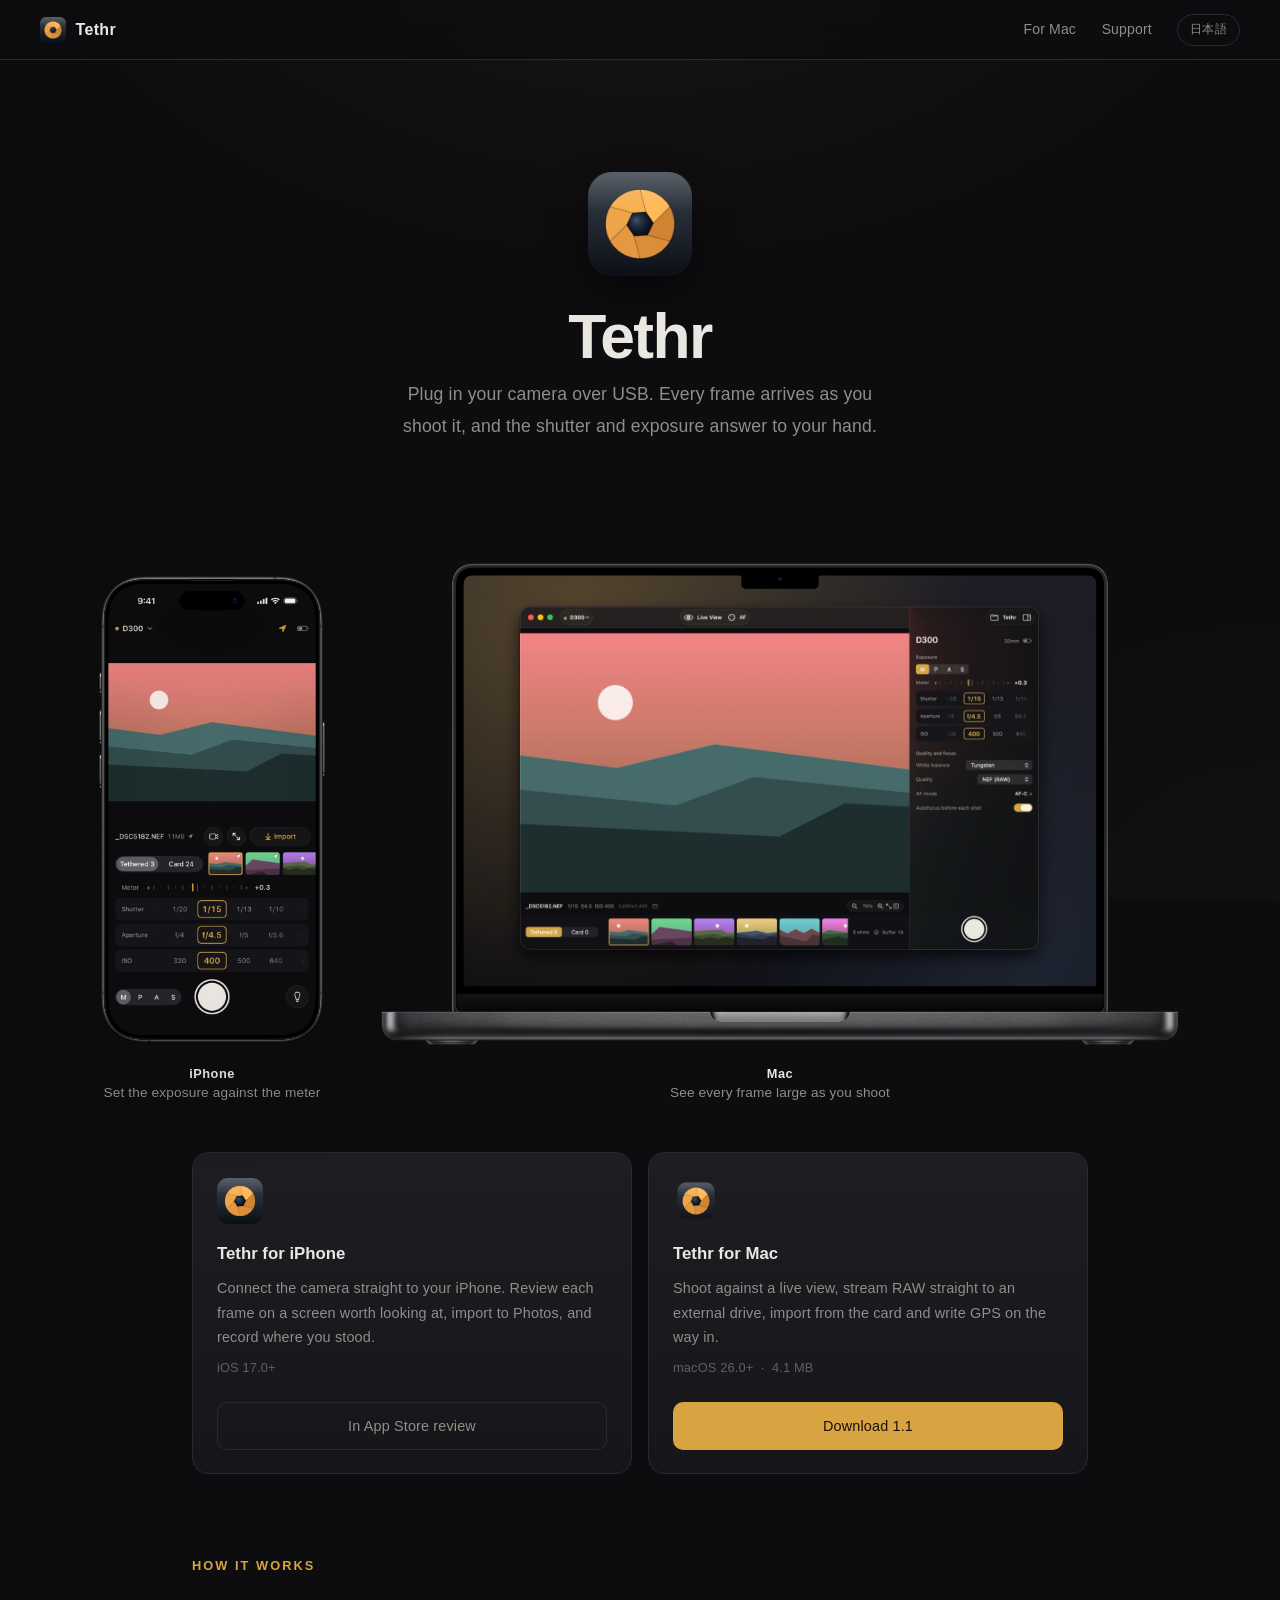
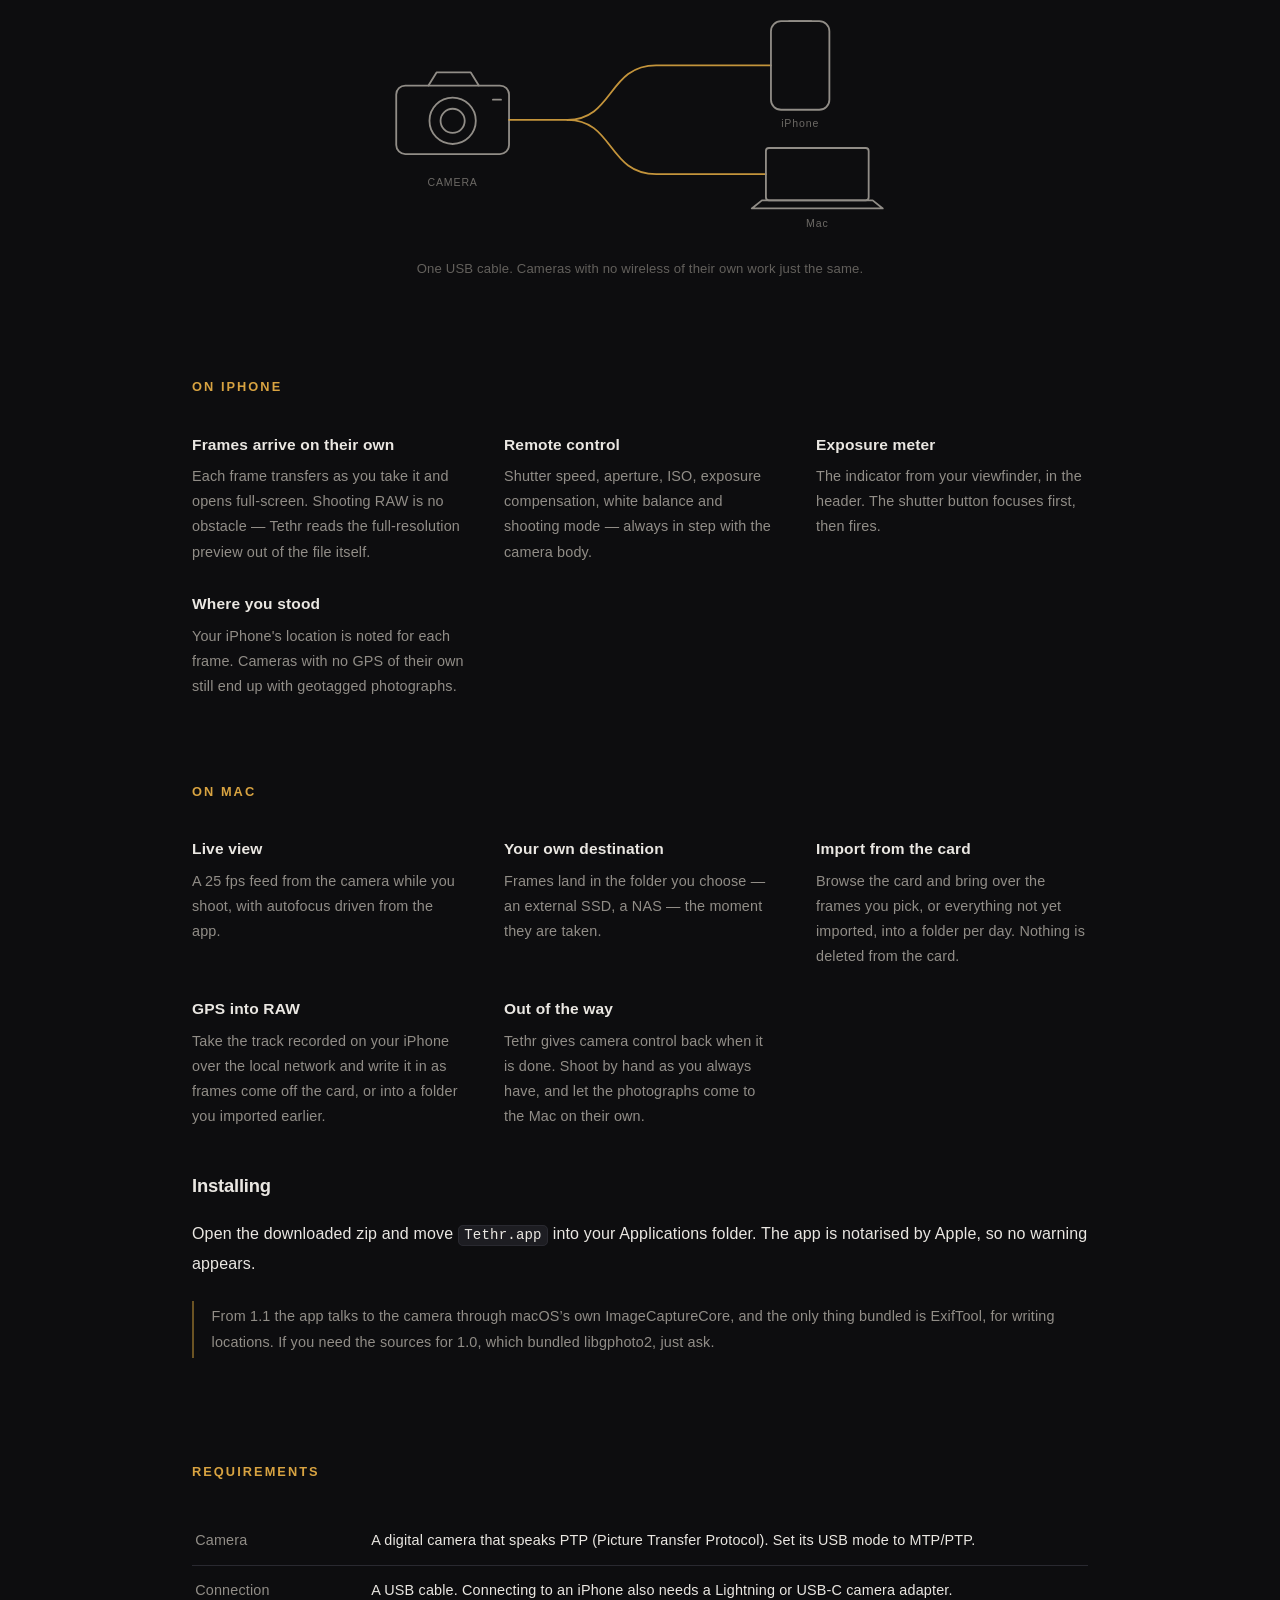
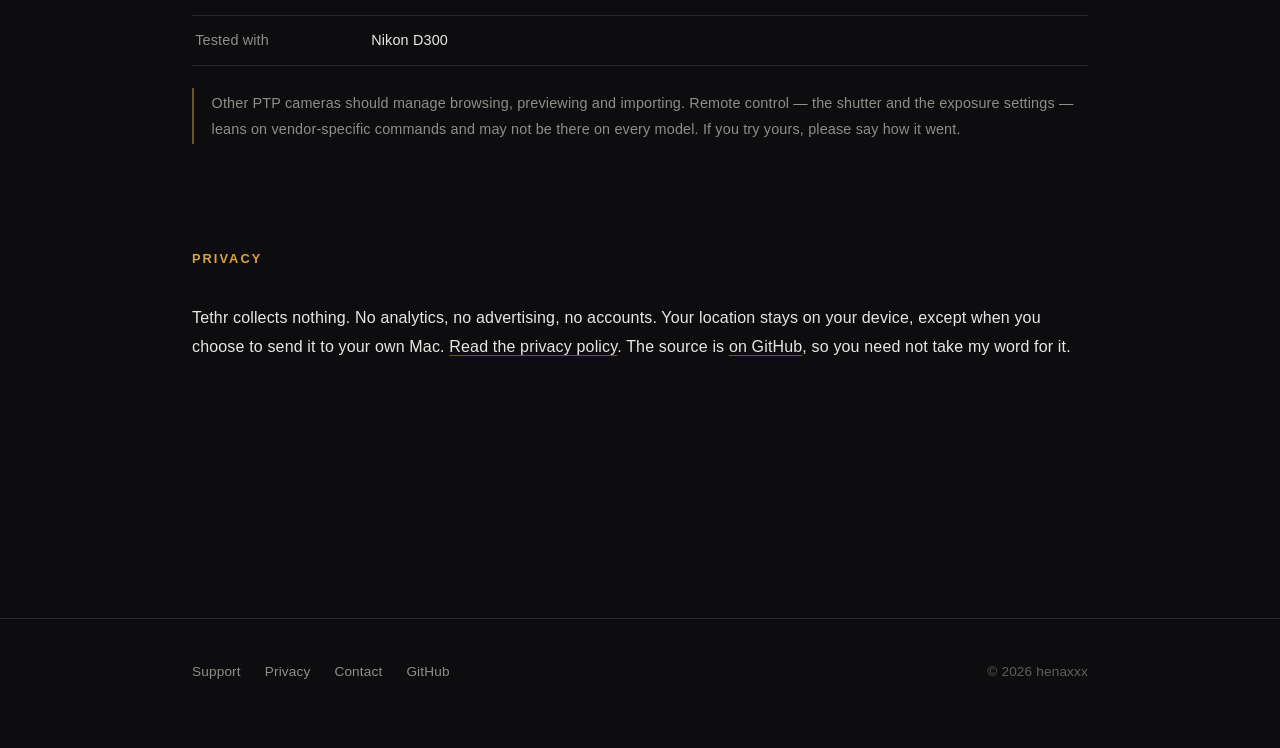
<file: ios/store/site/index.html>
<!doctype html>
<html lang="ja">
<head>
<meta charset="utf-8">
<meta name="viewport" content="width=device-width,initial-scale=1">
<title>Tethr — 一眼カメラと iPhone / Mac をつなぐ</title>
<meta name="description" content="一眼カメラを USB でつなぎ、撮ったカットをその場で確認し、シャッターと露出を手元から操る。iPhone と Mac のテザー撮影アプリ。">
<meta name="theme-color" content="#0d0d0f">
<link rel="icon" type="image/png" href="favicon.png">
<link rel="apple-touch-icon" href="apple-touch-icon.png">
<link rel="stylesheet" href="style.css">
</head>
<body>
<div class="wrap">

<header class="bar">
  <a class="home" href="index.html"><img src="icon.png" alt=""><span class="name">Tethr</span></a>
  <nav>
    <a href="#mac"><span class="ja">Mac 版</span><span class="en">For Mac</span></a>
    <a href="support.html"><span class="ja">サポート</span><span class="en">Support</span></a>
    <button class="langtoggle" id="lang" type="button"></button>
  </nav>
</header>

<main>
<div class="page">

  <div class="hero">
    <img class="mark" src="icon.png" width="104" height="104" alt="Tethr">
    <h1>Tethr</h1>
    <p class="tag">
      <span class="ja">一眼カメラを USB でつなぐ。撮ったカットがその場で届き、シャッターも露出も手元から。</span>
      <span class="en">Plug in your camera over USB. Every frame arrives as you shoot it, and the shutter and exposure answer to your hand.</span>
    </p>
  </div>

  <!-- アプリの画面。どちらもデモ（起動引数 -demo）で、カメラ無しで撮ったもの。iPhone と MacBook Pro の枠は Apple Design Resources の素材 -->
  <div class="screens">
    <figure class="phone">
      <div class="device">
        <img class="screen ja" src="screens/iphone-ja.jpg" width="599" height="1304" alt="iPhone 版の撮影画面">
        <img class="screen en" src="screens/iphone-en.jpg" width="599" height="1304" alt="The shooting screen on iPhone" loading="lazy">
        <img class="frame" src="screens/iphone-frame.png" width="900" height="1840" alt="">
      </div>
      <figcaption><strong>iPhone</strong><span class="ja">露出計を見ながら、手元で設定</span><span class="en">Set the exposure against the meter</span></figcaption>
    </figure>
    <figure class="mac">
      <div class="device">
        <img class="screen ja" src="screens/mac-ja.jpg" width="1400" height="909" alt="Mac 版の撮影ウインドウ">
        <img class="screen en" src="screens/mac-en.jpg" width="1400" height="909" alt="The shooting window on Mac" loading="lazy">
        <img class="frame" src="screens/macbook-frame.png" width="1600" height="1053" alt="">
      </div>
      <figcaption><strong>Mac</strong><span class="ja">撮ったカットを大きく確かめながら撮る</span><span class="en">See every frame large as you shoot</span></figcaption>
    </figure>
  </div>

  <div class="platforms">
    <div class="card">
      <img src="icon.png" alt="">
      <h3>Tethr for iPhone</h3>
      <p>
        <span class="ja">カメラを iPhone に直結。撮ったカットを大きな画面で確認し、そのまま写真アプリへ。位置情報も記録できます。</span>
        <span class="en">Connect the camera straight to your iPhone. Review each frame on a screen worth looking at, import to Photos, and record where you stood.</span>
      </p>
      <p class="req">iOS 17.0+</p>
      <span class="btn ghost"><span class="ja">App Store 審査中</span><span class="en">In App Store review</span></span>
    </div>

    <div class="card">
      <img src="icon-mac.png" alt="">
      <h3>Tethr for Mac</h3>
      <p>
        <span class="ja">ライブビューを見ながら撮り、RAW を外付けドライブへ直接流し込む。カードからの取り込みと GPS の書き込みまで。</span>
        <span class="en">Shoot against a live view, stream RAW straight to an external drive, import from the card and write GPS on the way in.</span>
      </p>
      <p class="req">macOS 26.0+ &nbsp;·&nbsp; 4.1 MB</p>
      <a class="btn" href="Tethr-mac-1.1.zip" download>
        <span class="ja">ダウンロード 1.1</span><span class="en">Download 1.1</span>
      </a>
    </div>
  </div>

  <section>
    <h2 class="sec"><span class="ja">つなぎかた</span><span class="en">How it works</span></h2>
    <svg class="diagram" viewBox="0 0 540 232" fill="none" xmlns="http://www.w3.org/2000/svg" role="img" aria-label="camera connected by USB to an iPhone and a Mac">
      <g stroke="currentColor" stroke-width="1.8" stroke-linecap="round" stroke-linejoin="round">
        <!-- カメラ -->
        <rect x="28" y="76" width="112" height="68" rx="9"/>
        <path d="M60 76l8-13h34l8 13"/>
        <circle cx="84" cy="111" r="23"/>
        <circle cx="84" cy="111" r="12"/>
        <path d="M124 90h8"/>
        <!-- ケーブル -->
        <g stroke="#d8a341" opacity=".9">
          <path d="M140 110h58"/>
          <path d="M198 110c46 0 40-54 88-54h114"/>
          <path d="M198 110c46 0 40 54 88 54h109"/>
        </g>
        <!-- iPhone -->
        <rect x="400" y="12" width="58" height="88" rx="10"/>
        <path d="M418 12h22"/>
        <!-- Mac -->
        <rect x="395" y="138" width="102" height="52" rx="3"/>
        <path d="M381 198h130l-10-8H391l-10 8Z"/>
      </g>
      <g fill="currentColor" font-size="10.5" font-family="-apple-system, sans-serif" letter-spacing=".08em" opacity=".72">
        <text x="84" y="176" text-anchor="middle">CAMERA</text>
        <text x="429" y="117" text-anchor="middle">iPhone</text>
        <text x="446" y="216" text-anchor="middle">Mac</text>
      </g>
    </svg>
    <p class="caption">
      <span class="ja">USB ケーブル1本。無線機能を持たないカメラでも動きます。</span>
      <span class="en">One USB cable. Cameras with no wireless of their own work just the same.</span>
    </p>
  </section>

  <section>
    <h2 class="sec"><span class="ja">iPhone 版</span><span class="en">On iPhone</span></h2>
    <div class="feat">
      <div>
        <h4><span class="ja">撮ったカットが自動で届く</span><span class="en">Frames arrive on their own</span></h4>
        <p><span class="ja">シャッターを切るとすぐに転送され、全画面で開きます。RAW で撮っていても、ファイル内の高解像度プレビューを直接読み出すので鮮明です。</span>
           <span class="en">Each frame transfers as you take it and opens full-screen. Shooting RAW is no obstacle — Tethr reads the full-resolution preview out of the file itself.</span></p>
      </div>
      <div>
        <h4><span class="ja">手元からのリモート撮影</span><span class="en">Remote control</span></h4>
        <p><span class="ja">シャッタースピード、絞り、ISO、露出補正、ホワイトバランス、撮影モード。カメラ本体の設定と常に同期します。</span>
           <span class="en">Shutter speed, aperture, ISO, exposure compensation, white balance and shooting mode — always in step with the camera body.</span></p>
      </div>
      <div>
        <h4><span class="ja">露出計</span><span class="en">Exposure meter</span></h4>
        <p><span class="ja">ファインダー内と同じインジケータを画面上部に。シャッターボタンはオートフォーカスを済ませてからレリーズします。</span>
           <span class="en">The indicator from your viewfinder, in the header. The shutter button focuses first, then fires.</span></p>
      </div>
      <div>
        <h4><span class="ja">撮影地点の記録</span><span class="en">Where you stood</span></h4>
        <p><span class="ja">iPhone の位置情報を使い、カットごとの撮影地点を控えます。GPS を持たない古いカメラでも、ジオタグ付きの写真が残ります。</span>
           <span class="en">Your iPhone's location is noted for each frame. Cameras with no GPS of their own still end up with geotagged photographs.</span></p>
      </div>
    </div>
  </section>

  <section id="mac">
    <h2 class="sec"><span class="ja">Mac 版</span><span class="en">On Mac</span></h2>
    <div class="feat">
      <div>
        <h4><span class="ja">ライブビュー</span><span class="en">Live view</span></h4>
        <p><span class="ja">カメラの映像を 25fps で受け取りながら撮影できます。オートフォーカスもアプリから。</span>
           <span class="en">A 25 fps feed from the camera while you shoot, with autofocus driven from the app.</span></p>
      </div>
      <div>
        <h4><span class="ja">保存先を選べる</span><span class="en">Your own destination</span></h4>
        <p><span class="ja">撮ったそばから、外付け SSD でも NAS でも、指定したフォルダへ直接流し込みます。</span>
           <span class="en">Frames land in the folder you choose — an external SSD, a NAS — the moment they are taken.</span></p>
      </div>
      <div>
        <h4><span class="ja">カードから取り込む</span><span class="en">Import from the card</span></h4>
        <p><span class="ja">カードの中身を一覧で見て、選んだカットや、まだ取り込んでいないカットを撮影日ごとのフォルダへ。カードからは消しません。</span>
           <span class="en">Browse the card and bring over the frames you pick, or everything not yet imported, into a folder per day. Nothing is deleted from the card.</span></p>
      </div>
      <div>
        <h4><span class="ja">RAW への GPS 書き込み</span><span class="en">GPS into RAW</span></h4>
        <p><span class="ja">iPhone 版で記録した軌跡を同じネットワーク越しに受け取り、カードから取り込むときに書き込みます。取り込み済みのフォルダへまとめて書き込むこともできます。</span>
           <span class="en">Take the track recorded on your iPhone over the local network and write it in as frames come off the card, or into a folder you imported earlier.</span></p>
      </div>
      <div>
        <h4><span class="ja">本体操作を邪魔しない</span><span class="en">Out of the way</span></h4>
        <p><span class="ja">カメラの制御を握りっぱなしにしません。いつもどおり手持ちで撮り、写真だけが Mac に届くモードで使えます。</span>
           <span class="en">Tethr gives camera control back when it is done. Shoot by hand as you always have, and let the photographs come to the Mac on their own.</span></p>
      </div>
    </div>

    <h3 class="sub"><span class="ja">インストール</span><span class="en">Installing</span></h3>
    <p class="ja">ダウンロードした zip を開き、出てきた <code>Tethr.app</code> をアプリケーションフォルダへ移動してください。Apple の公証を受けているので、警告は出ません。</p>
    <p class="en">Open the downloaded zip and move <code>Tethr.app</code> into your Applications folder. The app is notarised by Apple, so no warning appears.</p>
    <div class="note">
      <span class="ja">1.1 から、カメラとのやり取りは macOS 標準の ImageCaptureCore で行います。同梱しているのは位置の書き込みに使う ExifTool だけです。libgphoto2 を同梱していた 1.0 のソースが必要な方はご連絡ください。</span>
      <span class="en">From 1.1 the app talks to the camera through macOS’s own ImageCaptureCore, and the only thing bundled is ExifTool, for writing locations. If you need the sources for 1.0, which bundled libgphoto2, just ask.</span>
    </div>
  </section>

  <section>
    <h2 class="sec"><span class="ja">必要なもの</span><span class="en">Requirements</span></h2>
    <table class="spec">
      <tr>
        <th><span class="ja">カメラ</span><span class="en">Camera</span></th>
        <td><span class="ja">PTP（Picture Transfer Protocol）に対応したデジタルカメラ。USB 設定は MTP/PTP にしてください。</span>
            <span class="en">A digital camera that speaks PTP (Picture Transfer Protocol). Set its USB mode to MTP/PTP.</span></td>
      </tr>
      <tr>
        <th><span class="ja">接続</span><span class="en">Connection</span></th>
        <td><span class="ja">USB ケーブル。iPhone につなぐ場合は Lightning / USB-C のカメラアダプタが必要です。</span>
            <span class="en">A USB cable. Connecting to an iPhone also needs a Lightning or USB-C camera adapter.</span></td>
      </tr>
      <tr>
        <th><span class="ja">動作確認</span><span class="en">Tested with</span></th>
        <td><span class="ja">Nikon D300</span><span class="en">Nikon D300</span></td>
      </tr>
    </table>
    <div class="note">
      <span class="ja">ほかの PTP 対応カメラでも、一覧・プレビュー・取り込みは動く見込みです。シャッターや露出設定のリモート操作はメーカー独自のコマンドを使うため、機種によっては利用できません。お持ちの機種での結果を教えていただけると助かります。</span>
      <span class="en">Other PTP cameras should manage browsing, previewing and importing. Remote control — the shutter and the exposure settings — leans on vendor-specific commands and may not be there on every model. If you try yours, please say how it went.</span>
    </div>
  </section>

  <section>
    <h2 class="sec"><span class="ja">プライバシー</span><span class="en">Privacy</span></h2>
    <p class="ja">データを収集しません。解析も広告もアカウントもありません。位置情報は端末内にとどまり、ご自身の Mac へ送る場合を除いて外へ出ることはありません。<a href="privacy.html">プライバシーポリシー</a>。ソースは <a href="https://github.com/henaxxx/tethr">GitHub</a> で公開しているので、この主張はご自身で確かめられます。</p>
    <p class="en">Tethr collects nothing. No analytics, no advertising, no accounts. Your location stays on your device, except when you choose to send it to your own Mac. <a href="privacy.html">Read the privacy policy</a>. The source is <a href="https://github.com/henaxxx/tethr">on GitHub</a>, so you need not take my word for it.</p>
  </section>

</div>
</main>

<footer class="site">
  <div class="inner">
    <a href="support.html"><span class="ja">サポート</span><span class="en">Support</span></a>
    <a href="privacy.html"><span class="ja">プライバシー</span><span class="en">Privacy</span></a>
    <a href="mailto:hina0902suzuki@icloud.com"><span class="ja">お問い合わせ</span><span class="en">Contact</span></a>
    <a href="https://github.com/henaxxx/tethr">GitHub</a>
    <span class="copy">© 2026 henaxxx</span>
  </div>
</footer>

</div>
<script src="lang.js"></script>
</body>
</html>
</file>
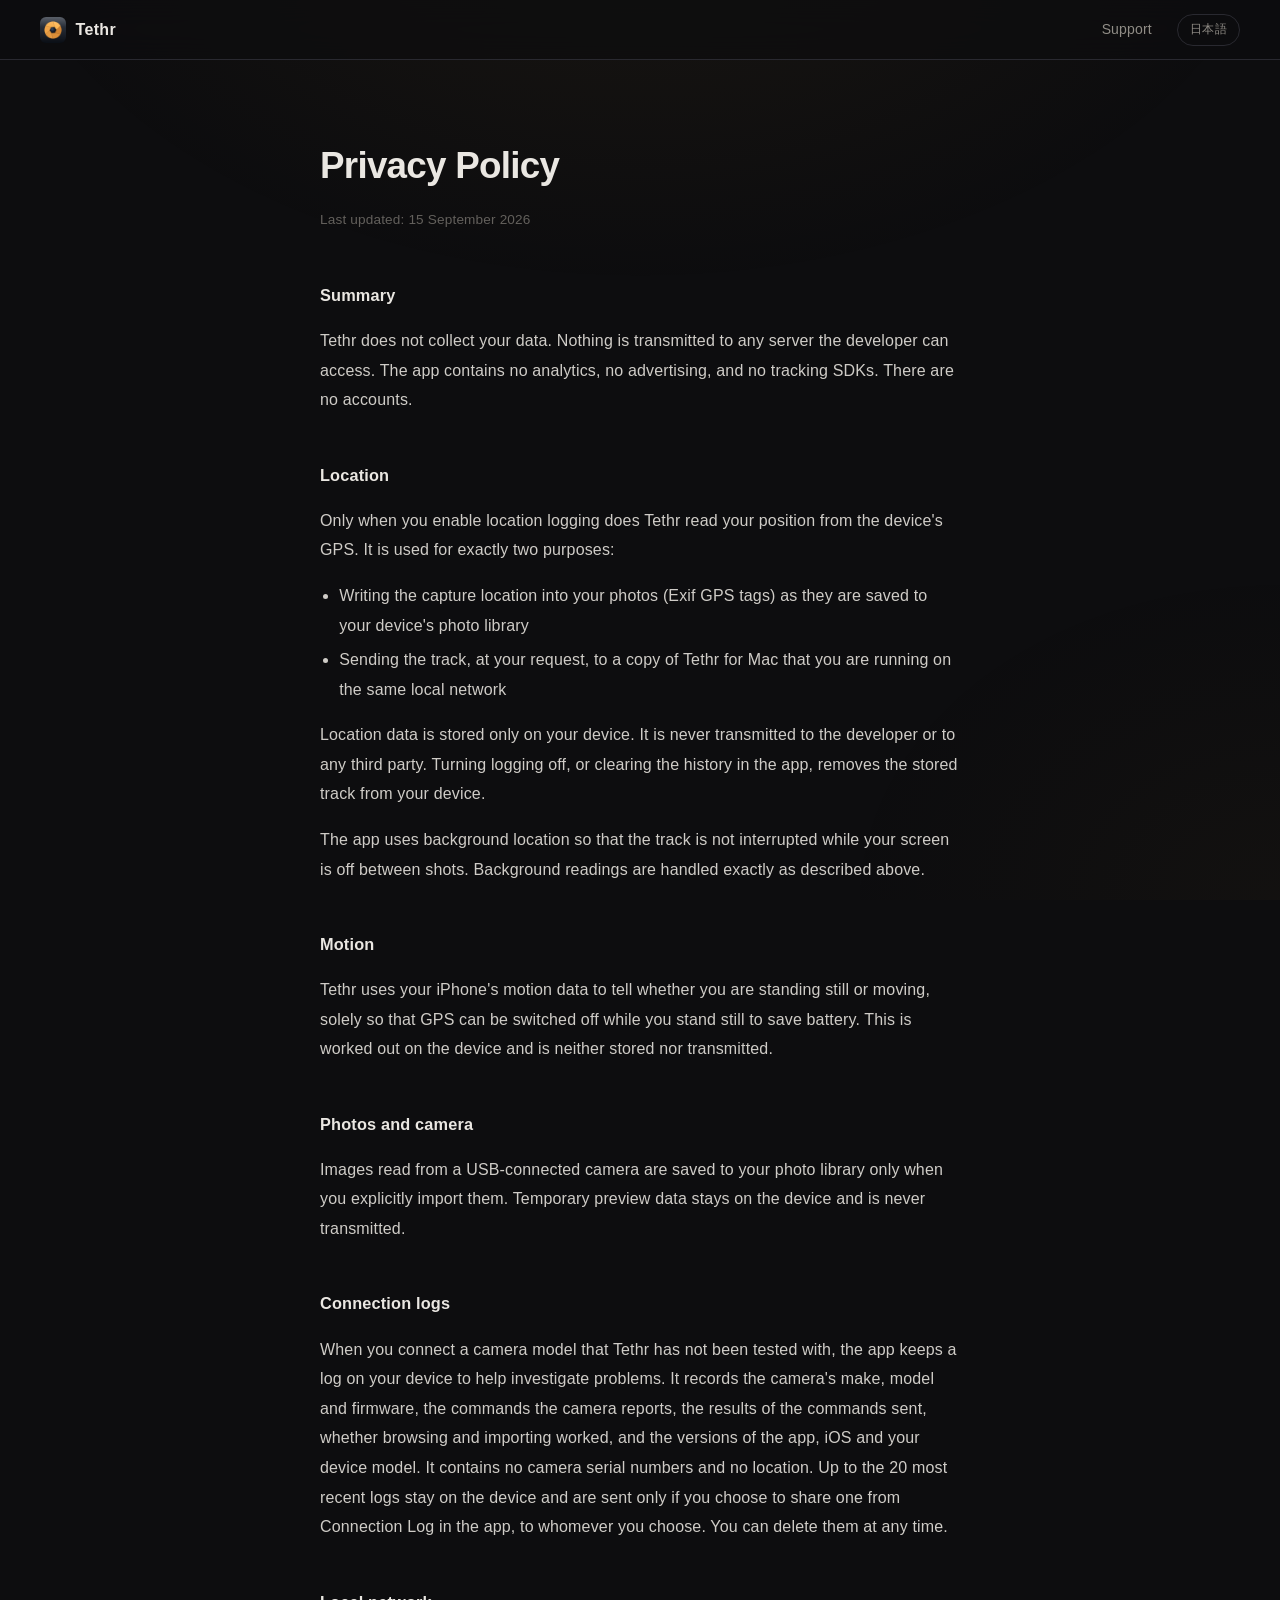
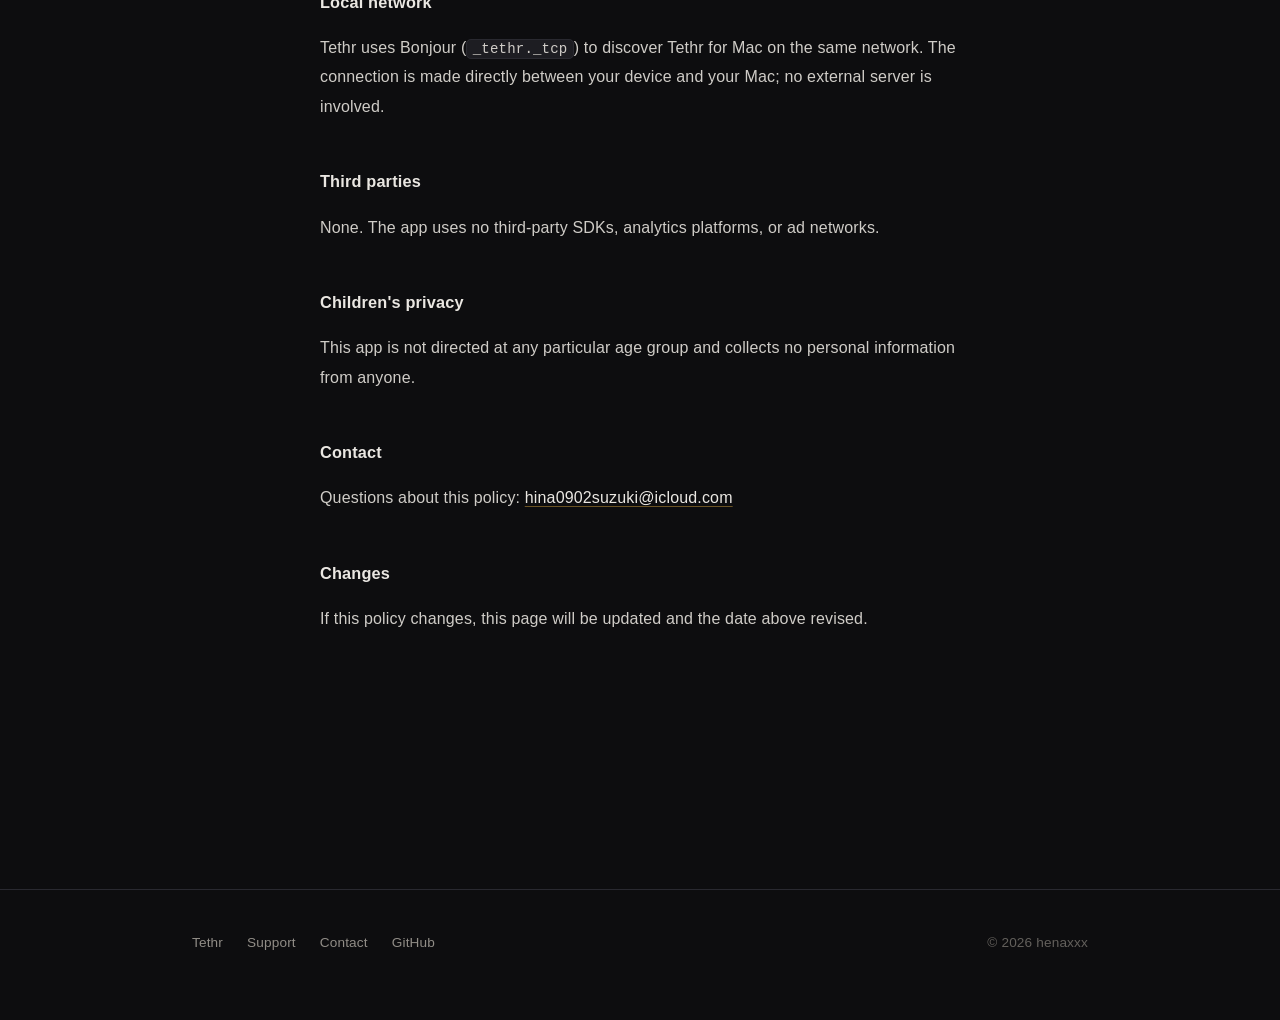
<file: ios/store/site/privacy.html>
<!doctype html>
<html lang="ja">
<head>
<meta charset="utf-8">
<meta name="viewport" content="width=device-width,initial-scale=1">
<title>Tethr — プライバシーポリシー</title>
<meta name="theme-color" content="#0d0d0f">
<link rel="icon" type="image/png" href="favicon.png">
<link rel="apple-touch-icon" href="apple-touch-icon.png">
<link rel="stylesheet" href="style.css">
</head>
<body>
<div class="wrap">

<header class="bar">
  <a class="home" href="index.html"><img src="icon.png" alt=""><span class="name">Tethr</span></a>
  <nav>
    <a href="support.html"><span class="ja">サポート</span><span class="en">Support</span></a>
    <button class="langtoggle" id="lang" type="button"></button>
  </nav>
</header>

<main>
<div class="prose doc">

  <h1><span class="ja">プライバシーポリシー</span><span class="en">Privacy Policy</span></h1>
  <p class="updated"><span class="ja">最終更新: 2026年9月15日</span><span class="en">Last updated: 15 September 2026</span></p>

  <h2><span class="ja">要約</span><span class="en">Summary</span></h2>
  <p class="ja">Tethr は利用者のデータを収集しません。開発者が閲覧できるサーバーへ送信することもありません。解析ツール、広告、トラッキング SDK は一切組み込んでいません。アカウント登録もありません。</p>
  <p class="en">Tethr does not collect your data. Nothing is transmitted to any server the developer can access. The app contains no analytics, no advertising, and no tracking SDKs. There are no accounts.</p>

  <h2><span class="ja">位置情報</span><span class="en">Location</span></h2>
  <p class="ja">位置情報の記録を有効にした場合のみ、Tethr は端末の GPS から現在地を取得します。用途は次の2つだけです。</p>
  <p class="en">Only when you enable location logging does Tethr read your position from the device's GPS. It is used for exactly two purposes:</p>
  <ul class="ja">
    <li>撮影した写真に撮影地点を記録（Exif GPS タグ）して、端末の写真ライブラリへ保存する</li>
    <li>利用者自身が同じローカルネットワーク上で動かしている Mac 版 Tethr へ、利用者の操作にもとづいて軌跡を送信する</li>
  </ul>
  <ul class="en">
    <li>Writing the capture location into your photos (Exif GPS tags) as they are saved to your device's photo library</li>
    <li>Sending the track, at your request, to a copy of Tethr for Mac that you are running on the same local network</li>
  </ul>
  <p class="ja">取得した位置情報は端末内にのみ保存されます。開発者を含む第三者へ送信されることはありません。記録を無効にするか、アプリ内から履歴を削除すれば、保存された軌跡は端末から消去されます。</p>
  <p class="en">Location data is stored only on your device. It is never transmitted to the developer or to any third party. Turning logging off, or clearing the history in the app, removes the stored track from your device.</p>
  <p class="ja">本アプリはバックグラウンドでの位置情報取得を利用します。これは、撮影の合間に画面を消していても軌跡が途切れないようにするためです。扱いは上記と同一です。</p>
  <p class="en">The app uses background location so that the track is not interrupted while your screen is off between shots. Background readings are handled exactly as described above.</p>

  <h2><span class="ja">モーション</span><span class="en">Motion</span></h2>
  <p class="ja">Tethr は iPhone のモーション情報を使い、利用者が立ち止まっているか歩いているかを判定します。立ち止まっている間は GPS を止めて電池を節約するためだけに使います。判定は端末内で行い、記録も送信もしません。</p>
  <p class="en">Tethr uses your iPhone's motion data to tell whether you are standing still or moving, solely so that GPS can be switched off while you stand still to save battery. This is worked out on the device and is neither stored nor transmitted.</p>

  <h2><span class="ja">写真とカメラ</span><span class="en">Photos and camera</span></h2>
  <p class="ja">USB 接続したカメラから読み込んだ画像は、利用者が「取り込む」を実行したときにのみ、端末の写真ライブラリへ保存されます。プレビュー用の一時データは端末内に置かれ、外部へは送信されません。</p>
  <p class="en">Images read from a USB-connected camera are saved to your photo library only when you explicitly import them. Temporary preview data stays on the device and is never transmitted.</p>

  <h2><span class="ja">接続の記録</span><span class="en">Connection logs</span></h2>
  <p class="ja">動作を確かめていない機種のカメラをつないだとき、Tethr は不具合を調べるための記録を端末内に作ります。内容はカメラのメーカー・機種・ファームウェア、カメラが対応を名乗った命令、送った命令の結果、写真の一覧や取り込みの成否と、アプリ・iOS・端末の機種のバージョンです。カメラのシリアル番号と位置情報は含みません。記録は最新 20 件まで端末内に残り、アプリ内の「接続の記録」から利用者が共有を選んだときだけ、選んだ相手へ送られます。いつでも削除できます。</p>
  <p class="en">When you connect a camera model that Tethr has not been tested with, the app keeps a log on your device to help investigate problems. It records the camera's make, model and firmware, the commands the camera reports, the results of the commands sent, whether browsing and importing worked, and the versions of the app, iOS and your device model. It contains no camera serial numbers and no location. Up to the 20 most recent logs stay on the device and are sent only if you choose to share one from Connection Log in the app, to whomever you choose. You can delete them at any time.</p>

  <h2><span class="ja">ローカルネットワーク</span><span class="en">Local network</span></h2>
  <p class="ja">Tethr は Bonjour（<code>_tethr._tcp</code>）を用いて、同一ネットワーク上の Mac 版 Tethr を検出します。通信は利用者の端末と利用者の Mac のあいだで直接行われ、外部のサーバーを経由しません。</p>
  <p class="en">Tethr uses Bonjour (<code>_tethr._tcp</code>) to discover Tethr for Mac on the same network. The connection is made directly between your device and your Mac; no external server is involved.</p>

  <h2><span class="ja">第三者への提供</span><span class="en">Third parties</span></h2>
  <p class="ja">ありません。本アプリは第三者の SDK、解析基盤、広告ネットワークを利用していません。</p>
  <p class="en">None. The app uses no third-party SDKs, analytics platforms, or ad networks.</p>

  <h2><span class="ja">子どものプライバシー</span><span class="en">Children's privacy</span></h2>
  <p class="ja">本アプリは特定の年齢層を対象としておらず、いかなる利用者からも個人情報を収集しません。</p>
  <p class="en">This app is not directed at any particular age group and collects no personal information from anyone.</p>

  <h2><span class="ja">お問い合わせ</span><span class="en">Contact</span></h2>
  <p class="ja">本ポリシーに関するお問い合わせは <a href="mailto:hina0902suzuki@icloud.com">hina0902suzuki@icloud.com</a> までご連絡ください。</p>
  <p class="en">Questions about this policy: <a href="mailto:hina0902suzuki@icloud.com">hina0902suzuki@icloud.com</a></p>

  <h2><span class="ja">改定</span><span class="en">Changes</span></h2>
  <p class="ja">本ポリシーを改定した場合は、本ページを更新し、上部の最終更新日を変更します。</p>
  <p class="en">If this policy changes, this page will be updated and the date above revised.</p>

</div>
</main>

<footer class="site">
  <div class="inner">
    <a href="index.html">Tethr</a>
    <a href="support.html"><span class="ja">サポート</span><span class="en">Support</span></a>
    <a href="mailto:hina0902suzuki@icloud.com"><span class="ja">お問い合わせ</span><span class="en">Contact</span></a>
    <a href="https://github.com/henaxxx/tethr">GitHub</a>
    <span class="copy">© 2026 henaxxx</span>
  </div>
</footer>

</div>
<script src="lang.js"></script>
</body>
</html>
</file>
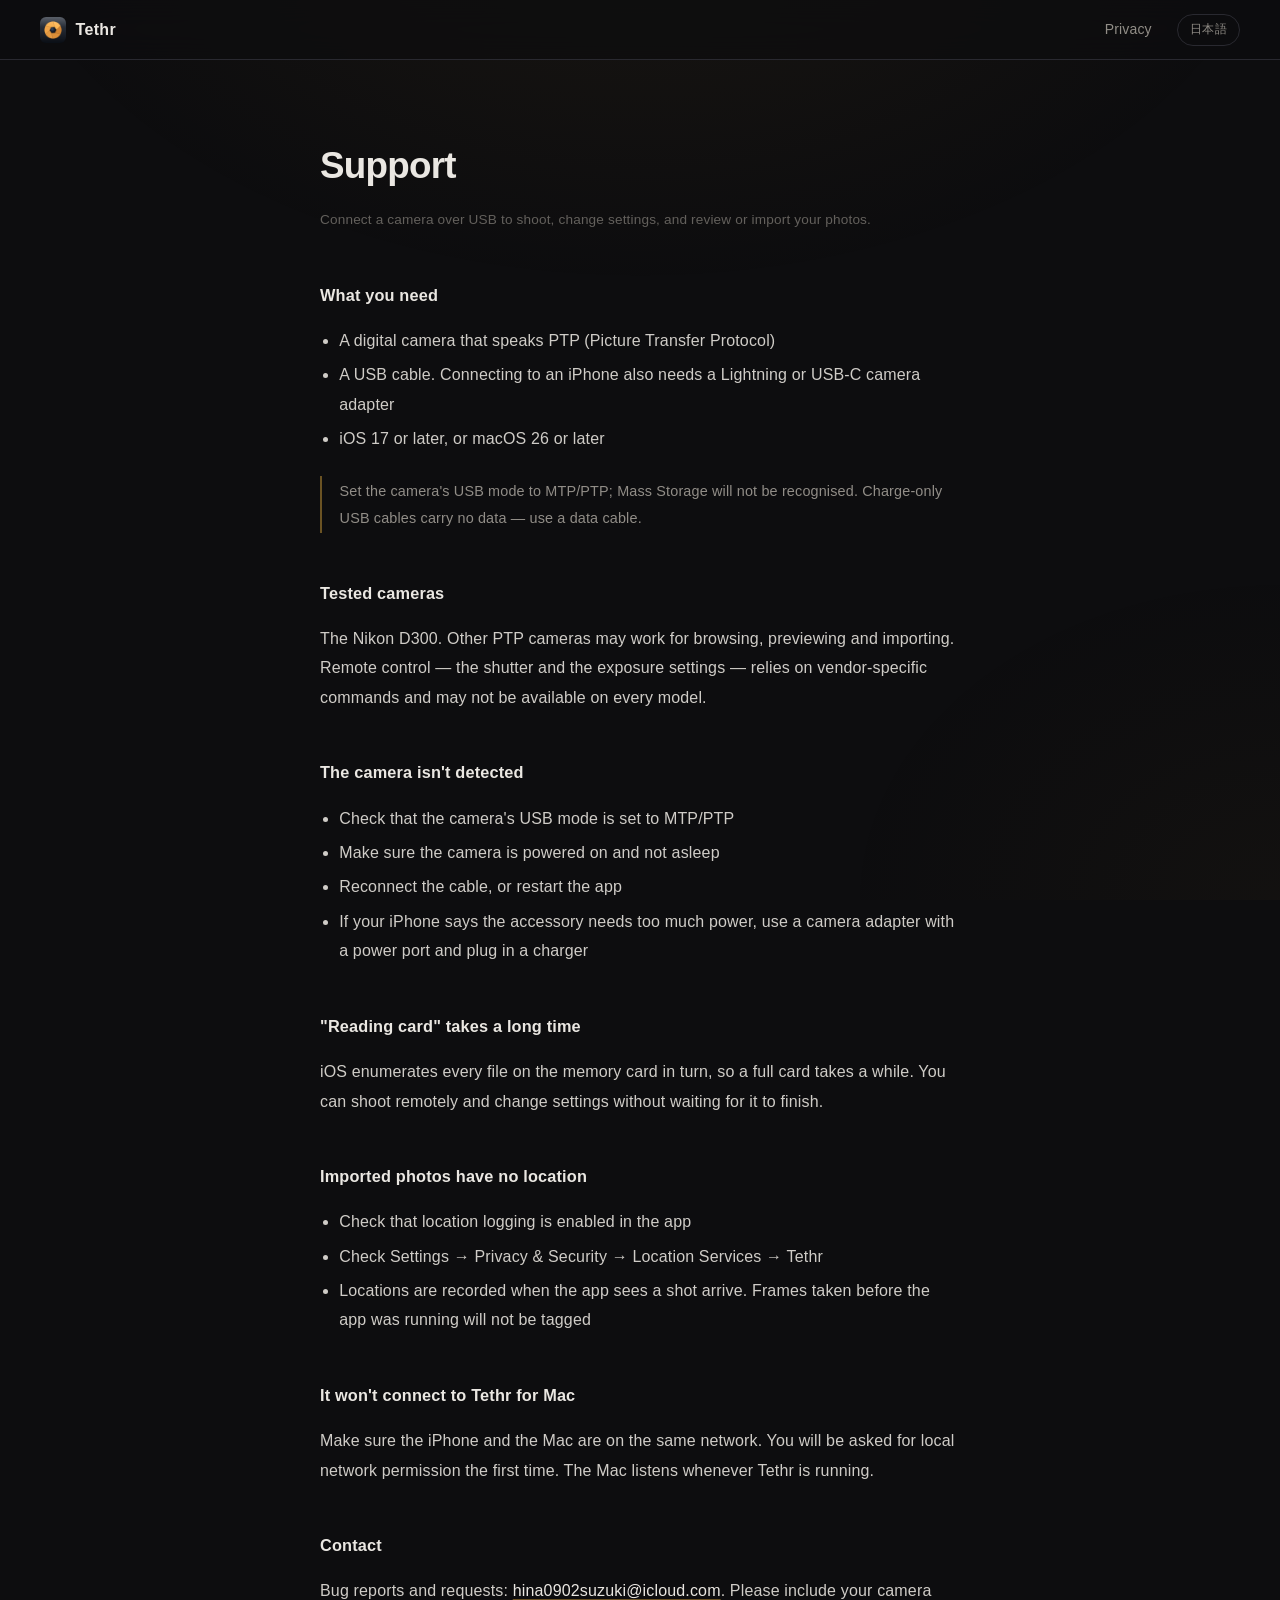
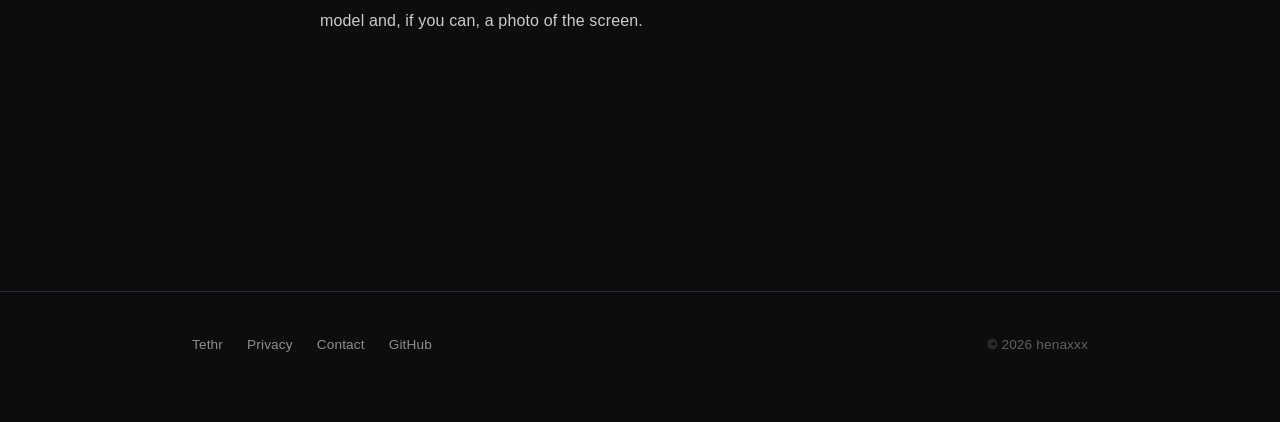
<file: ios/store/site/support.html>
<!doctype html>
<html lang="ja">
<head>
<meta charset="utf-8">
<meta name="viewport" content="width=device-width,initial-scale=1">
<title>Tethr — サポート</title>
<meta name="theme-color" content="#0d0d0f">
<link rel="icon" type="image/png" href="favicon.png">
<link rel="apple-touch-icon" href="apple-touch-icon.png">
<link rel="stylesheet" href="style.css">
</head>
<body>
<div class="wrap">

<header class="bar">
  <a class="home" href="index.html"><img src="icon.png" alt=""><span class="name">Tethr</span></a>
  <nav>
    <a href="privacy.html"><span class="ja">プライバシー</span><span class="en">Privacy</span></a>
    <button class="langtoggle" id="lang" type="button"></button>
  </nav>
</header>

<main>
<div class="prose doc">

  <h1><span class="ja">サポート</span><span class="en">Support</span></h1>
  <p class="updated">
    <span class="ja">カメラを USB でつなぎ、撮影・設定変更・確認と取り込みを行うアプリです。</span>
    <span class="en">Connect a camera over USB to shoot, change settings, and review or import your photos.</span>
  </p>

  <h2><span class="ja">必要なもの</span><span class="en">What you need</span></h2>
  <ul class="ja">
    <li>PTP（Picture Transfer Protocol）に対応したデジタルカメラ</li>
    <li>USB ケーブル。iPhone につなぐ場合は Lightning / USB-C のカメラアダプタが必要です</li>
    <li>iOS 17 以降、または macOS 26 以降</li>
  </ul>
  <ul class="en">
    <li>A digital camera that speaks PTP (Picture Transfer Protocol)</li>
    <li>A USB cable. Connecting to an iPhone also needs a Lightning or USB-C camera adapter</li>
    <li>iOS 17 or later, or macOS 26 or later</li>
  </ul>
  <div class="note">
    <span class="ja">カメラ側の USB 設定は「MTP/PTP」にしてください。「マスストレージ」では認識されません。充電専用の USB ケーブルではデータ通信ができないので、データ対応のものをお使いください。</span>
    <span class="en">Set the camera's USB mode to MTP/PTP; Mass Storage will not be recognised. Charge-only USB cables carry no data — use a data cable.</span>
  </div>

  <h2><span class="ja">動作を確認した機種</span><span class="en">Tested cameras</span></h2>
  <p class="ja">Nikon D300。ほかの PTP 対応カメラでも、写真の一覧・プレビュー・取り込みは動作する可能性があります。シャッターや露出設定のリモート操作はメーカー独自のコマンドを使うため、機種によっては利用できません。</p>
  <p class="en">The Nikon D300. Other PTP cameras may work for browsing, previewing and importing. Remote control — the shutter and the exposure settings — relies on vendor-specific commands and may not be available on every model.</p>

  <h2><span class="ja">カメラが認識されません</span><span class="en">The camera isn't detected</span></h2>
  <ul class="ja">
    <li>カメラの USB 設定が「MTP/PTP」になっているか確認してください</li>
    <li>カメラの電源が入っていて、スリープしていないか確認してください</li>
    <li>ケーブルを挿し直すか、アプリを再起動してください</li>
    <li>iPhone で「この機器は使用できません」と出る場合は、給電ポート付きのカメラアダプタを使い、充電器をつないでください</li>
  </ul>
  <ul class="en">
    <li>Check that the camera's USB mode is set to MTP/PTP</li>
    <li>Make sure the camera is powered on and not asleep</li>
    <li>Reconnect the cable, or restart the app</li>
    <li>If your iPhone says the accessory needs too much power, use a camera adapter with a power port and plug in a charger</li>
  </ul>

  <h2><span class="ja">「カード読み込み中」が長い</span><span class="en">"Reading card" takes a long time</span></h2>
  <p class="ja">メモリーカード内の全ファイルを iOS が順に読み取るため、枚数が多いと時間がかかります。読み込みの完了を待たずに、リモート撮影や設定変更は利用できます。</p>
  <p class="en">iOS enumerates every file on the memory card in turn, so a full card takes a while. You can shoot remotely and change settings without waiting for it to finish.</p>

  <h2><span class="ja">取り込んだ写真に位置情報が入りません</span><span class="en">Imported photos have no location</span></h2>
  <ul class="ja">
    <li>アプリ内で位置情報の記録が有効になっているか確認してください</li>
    <li>「設定 → プライバシーとセキュリティ → 位置情報サービス → Tethr」で許可されているか確認してください</li>
    <li>位置情報は、アプリがそのカットの到着を検知した時刻に基づいて付与されます。アプリを起動する前に撮影したカットには付きません</li>
  </ul>
  <ul class="en">
    <li>Check that location logging is enabled in the app</li>
    <li>Check Settings → Privacy &amp; Security → Location Services → Tethr</li>
    <li>Locations are recorded when the app sees a shot arrive. Frames taken before the app was running will not be tagged</li>
  </ul>

  <h2><span class="ja">Mac 版との連携ができません</span><span class="en">It won't connect to Tethr for Mac</span></h2>
  <p class="ja">iPhone と Mac が同じネットワークに接続されているか確認してください。初回はローカルネットワークへのアクセス許可を求められます。Mac 側は Tethr を起動している間、待ち受けます。</p>
  <p class="en">Make sure the iPhone and the Mac are on the same network. You will be asked for local network permission the first time. The Mac listens whenever Tethr is running.</p>

  <h2><span class="ja">お問い合わせ</span><span class="en">Contact</span></h2>
  <p class="ja">不具合の報告やご要望は <a href="mailto:hina0902suzuki@icloud.com">hina0902suzuki@icloud.com</a> まで。カメラの機種名と、可能であれば画面の写真を添えていただけると助かります。</p>
  <p class="en">Bug reports and requests: <a href="mailto:hina0902suzuki@icloud.com">hina0902suzuki@icloud.com</a>. Please include your camera model and, if you can, a photo of the screen.</p>

</div>
</main>

<footer class="site">
  <div class="inner">
    <a href="index.html">Tethr</a>
    <a href="privacy.html"><span class="ja">プライバシー</span><span class="en">Privacy</span></a>
    <a href="mailto:hina0902suzuki@icloud.com"><span class="ja">お問い合わせ</span><span class="en">Contact</span></a>
    <a href="https://github.com/henaxxx/tethr">GitHub</a>
    <span class="copy">© 2026 henaxxx</span>
  </div>
</footer>

</div>
<script src="lang.js"></script>
</body>
</html>
</file>
<file: ios/store/site/style.css>
/* Tethr — 共通スタイル
   暗い背景に、アイコンの絞り羽根から取った琥珀色。写真の道具らしい落ち着き。 */

:root {
  --bg:        #0d0d0f;
  --surface:   #16161a;
  --surface-2: #1d1d22;
  --line:      #292930;
  --text:      #eae7e2;
  --dim:       #918d87;
  --dimmer:    #63605c;
  --accent:    #d8a341;
  --accent-lo: #6b5323;

  --sans: -apple-system, BlinkMacSystemFont, "Helvetica Neue",
          "Hiragino Sans", "Hiragino Kaku Gothic ProN", "Yu Gothic", sans-serif;
  --mono: ui-monospace, SFMono-Regular, "SF Mono", Menlo, monospace;

  --page:  56rem;
  --prose: 40rem;
}

* { box-sizing: border-box; }

html { -webkit-text-size-adjust: 100%; }

body {
  margin: 0;
  background: var(--bg);
  color: var(--text);
  font: 400 16px/1.85 var(--sans);
  letter-spacing: .01em;
  -webkit-font-smoothing: antialiased;
}

/* 背景に、絞りの光のような淡いグラデーションを一枚 */
body::before {
  content: "";
  position: fixed;
  inset: 0;
  background:
    radial-gradient(60rem 40rem at 50% -10rem, rgba(216,163,65,.07), transparent 70%),
    radial-gradient(40rem 30rem at 100% 100%, rgba(216,163,65,.03), transparent 70%);
  pointer-events: none;
  z-index: 0;
}

.wrap { position: relative; z-index: 1; }

a { color: var(--text); text-decoration-color: var(--accent-lo); text-underline-offset: 3px; }
a:hover { text-decoration-color: var(--accent); }

/* ── ヘッダ ───────────────────────────── */
header.bar {
  position: sticky; top: 0; z-index: 10;
  display: flex; align-items: center; gap: 1rem;
  padding: .85rem clamp(1.25rem, 5vw, 2.5rem);
  background: rgba(13,13,15,.78);
  backdrop-filter: saturate(160%) blur(14px);
  -webkit-backdrop-filter: saturate(160%) blur(14px);
  border-bottom: 1px solid var(--line);
}
header.bar .home { display: flex; align-items: center; gap: .6rem; text-decoration: none; }
header.bar img { width: 26px; height: 26px; border-radius: 6px; display: block; }
header.bar .name { font-weight: 600; letter-spacing: .02em; }
header.bar nav { margin-left: auto; display: flex; align-items: center; gap: clamp(.9rem, 3vw, 1.6rem); }
header.bar nav a { font-size: .875rem; color: var(--dim); text-decoration: none; }
header.bar nav a:hover { color: var(--text); }

.langtoggle {
  font: inherit; font-size: .78rem; letter-spacing: .06em;
  background: transparent; color: var(--dim);
  border: 1px solid var(--line); border-radius: 100px;
  padding: .22rem .7rem; cursor: pointer;
}
.langtoggle:hover { color: var(--accent); border-color: var(--accent-lo); }

/* ── 版面 ─────────────────────────────── */
main { padding: 0 clamp(1.25rem, 5vw, 2.5rem) 8rem; }
.page  { max-width: var(--page);  margin: 0 auto; }
.prose { max-width: var(--prose); margin: 0 auto; }

/* ── ヒーロー ─────────────────────────── */
.hero { padding: clamp(3.5rem, 11vw, 7rem) 0 clamp(2.5rem, 7vw, 4.5rem); text-align: center; }
.hero img.mark {
  width: 104px; height: 104px; border-radius: 24px; display: block; margin: 0 auto 1.75rem;
  box-shadow: 0 1px 0 rgba(255,255,255,.07) inset, 0 18px 50px -14px rgba(0,0,0,.9);
}
.hero h1 {
  margin: 0 0 .5rem;
  font-size: clamp(2.6rem, 8vw, 3.9rem); font-weight: 600;
  letter-spacing: -.025em; line-height: 1.05;
}
.hero .tag { margin: 0 auto; max-width: 30rem; color: var(--dim); font-size: clamp(1rem, 2.6vw, 1.1rem); }

/* ── 画面の紹介 ───────────────────────── */
/* iPhone と Mac を 1 枚ずつ、下を揃えて並べる。iPhone の枠は CSS で描き、Mac はウインドウの撮影そのまま */
.screens {
  display: flex; justify-content: center; align-items: flex-end;
  gap: clamp(1.5rem, 4vw, 3rem);
  /* 本文の幅（56rem）より広げて、MacBook の画面が読める大きさにする。画面の端からはみ出さない範囲で */
  margin: 0 calc(50% - min(34rem, 50vw - clamp(1.25rem, 5vw, 2.5rem)));
}
.screens figure { margin: 0; }
.screens figcaption {
  margin-top: 1.1rem; text-align: center; color: var(--dim); font-size: .85rem; line-height: 1.5;
}
.screens figcaption strong { display: block; color: var(--text); font-weight: 600; font-size: .8rem; letter-spacing: .04em; }

.phone { flex: 0 0 22%; max-width: 14.5rem; }
/* 端末より説明のほうが長い。はみ出させて、Mac 側と行数を揃える（下の段の高さがずれると画面の下端が揃わない） */
.phone figcaption { margin-inline: -5rem; }
/* 枠の画像（450×920pt）の中で、画面（402×874pt）は左 24pt・上 23pt の位置にある */
.phone .device { position: relative; }
.phone .frame {
  position: relative; z-index: 1; width: 100%; height: auto; vertical-align: top;
  filter: drop-shadow(0 30px 40px rgba(0,0,0,.6));
}
.phone .screen { position: absolute; left: 5.333%; top: 2.5%; width: 89.333%; height: auto; }

.mac { flex: 1 1 auto; max-width: 52rem; }
/* 枠の画像（3860×2540px）の中で、画面（3024×1964px）は左 418px・上 288px の位置にある */
.mac .device { position: relative; }
.mac .frame { position: relative; z-index: 1; width: 100%; height: auto; vertical-align: top; }
.mac .screen { position: absolute; left: 10.829%; top: 11.339%; width: 78.342%; height: auto; }

@media (max-width: 40rem) {
  .screens { flex-direction: column; align-items: center; gap: 2.5rem; }
  .phone { flex: none; width: 58vw; max-width: 15rem; }
  .phone figcaption { margin-inline: -3rem; }
  .mac { flex: none; width: 100%; }
}

/* ── プラットフォームのカード ───────────── */
.platforms { display: grid; gap: 1rem; grid-template-columns: 1fr 1fr; margin: 3rem 0 0; }
@media (max-width: 40rem) { .platforms { grid-template-columns: 1fr; } }

.card {
  background: linear-gradient(180deg, var(--surface-2), var(--surface));
  border: 1px solid var(--line); border-radius: 16px;
  padding: 1.6rem 1.5rem 1.4rem;
  display: flex; flex-direction: column; gap: .45rem;
}
.card img { width: 46px; height: 46px; border-radius: 11px; margin-bottom: .4rem; }
.card h3 { margin: 0; font-size: 1.05rem; font-weight: 600; letter-spacing: 0; }
.card p  { margin: 0; color: var(--dim); font-size: .9rem; line-height: 1.7; flex: 1; }
.card .req { color: var(--dimmer); font-size: .8rem; font-variant-numeric: tabular-nums; }

.btn {
  display: inline-flex; align-items: center; justify-content: center; gap: .45rem;
  margin-top: 1rem; padding: .62rem 1.1rem;
  border-radius: 10px; font-size: .9rem; font-weight: 500; text-decoration: none;
  background: var(--accent); color: #1a1206; border: 1px solid transparent;
}
.btn:hover { filter: brightness(1.08); }
.btn.ghost { background: transparent; color: var(--dim); border-color: var(--line); cursor: default; }
.btn.ghost:hover { filter: none; }

/* ── セクション ───────────────────────── */
section { padding: clamp(3rem, 8vw, 5rem) 0 0; }
h2.sec {
  margin: 0 0 2rem; font-size: .8rem; font-weight: 600;
  letter-spacing: .16em; text-transform: uppercase; color: var(--accent);
}
h3.sub { margin: 2.5rem 0 .75rem; font-size: 1.15rem; font-weight: 600; letter-spacing: -.01em; }

.feat { display: grid; gap: 1.6rem 2.5rem; grid-template-columns: repeat(auto-fit, minmax(15rem, 1fr)); }
.feat h4 { margin: 0 0 .3rem; font-size: .97rem; font-weight: 600; }
.feat p  { margin: 0; color: var(--dim); font-size: .9rem; line-height: 1.75; }

/* ── 図 ───────────────────────────────── */
.diagram { margin: 0 auto; display: block; max-width: 34rem; width: 100%; color: var(--dim); }
.diagram .accent { color: var(--accent); }
.caption { text-align: center; color: var(--dimmer); font-size: .82rem; margin-top: .9rem; }

/* ── 表 ───────────────────────────────── */
.spec { width: 100%; border-collapse: collapse; font-size: .9rem; }
.spec th, .spec td { text-align: left; padding: .7rem .2rem; border-bottom: 1px solid var(--line); vertical-align: top; }
.spec th { color: var(--dim); font-weight: 400; width: 11rem; }
@media (max-width: 34rem) { .spec th { width: 7.5rem; } }

/* ── 注記 ─────────────────────────────── */
.note {
  border-left: 2px solid var(--accent-lo);
  padding: .1rem 0 .1rem 1.1rem; margin: 1.4rem 0;
  color: var(--dim); font-size: .9rem;
}

code {
  font: .88em var(--mono); background: var(--surface-2);
  border: 1px solid var(--line); border-radius: 5px; padding: .08em .38em;
}

/* ── 文書ページ ───────────────────────── */
.doc h1 { font-size: clamp(1.8rem, 5vw, 2.3rem); font-weight: 600; letter-spacing: -.02em; margin: 0 0 .4rem; }
.doc .updated { color: var(--dimmer); font-size: .85rem; margin: 0 0 3rem; }
.doc h2 { font-size: 1.02rem; font-weight: 600; margin: 2.8rem 0 .6rem; }
.doc p, .doc li { color: #cfccc7; }
.doc ul { padding-left: 1.2rem; }
.doc li { margin: .3rem 0; }
.doc { padding-top: clamp(3rem, 8vw, 4.5rem); }

/* ── フッタ ───────────────────────────── */
footer.site {
  border-top: 1px solid var(--line);
  margin-top: clamp(4rem, 10vw, 7rem); padding: 2.5rem clamp(1.25rem, 5vw, 2.5rem) 4rem;
  color: var(--dimmer); font-size: .85rem;
}
footer.site .inner { max-width: var(--page); margin: 0 auto; display: flex; flex-wrap: wrap; gap: .6rem 1.5rem; align-items: center; }
footer.site a { color: var(--dim); text-decoration: none; }
footer.site a:hover { color: var(--text); }
footer.site .copy { margin-left: auto; }

/* ── 言語切替 ─────────────────────────── */
/* ルート要素の目印は lang-en。.en / .ja と衝突させないこと
   （html に .en を付けると html 自身が display:none になる） */
.en { display: none; }
html.lang-en .en { display: revert; }
html.lang-en .ja { display: none; }

/* ── 日本語の調整 ─────────────────────── */
/* 見出しの字間は欧文向けの値なので、日本語では詰める */
html:not(.lang-en) h2.sec { letter-spacing: .1em; }

/* 文節で折り返す。日本語の途中改行を防ぐ */
.hero .tag, .caption, .card p, .feat p, .note, .phone figcaption { word-break: auto-phrase; }
</file>
